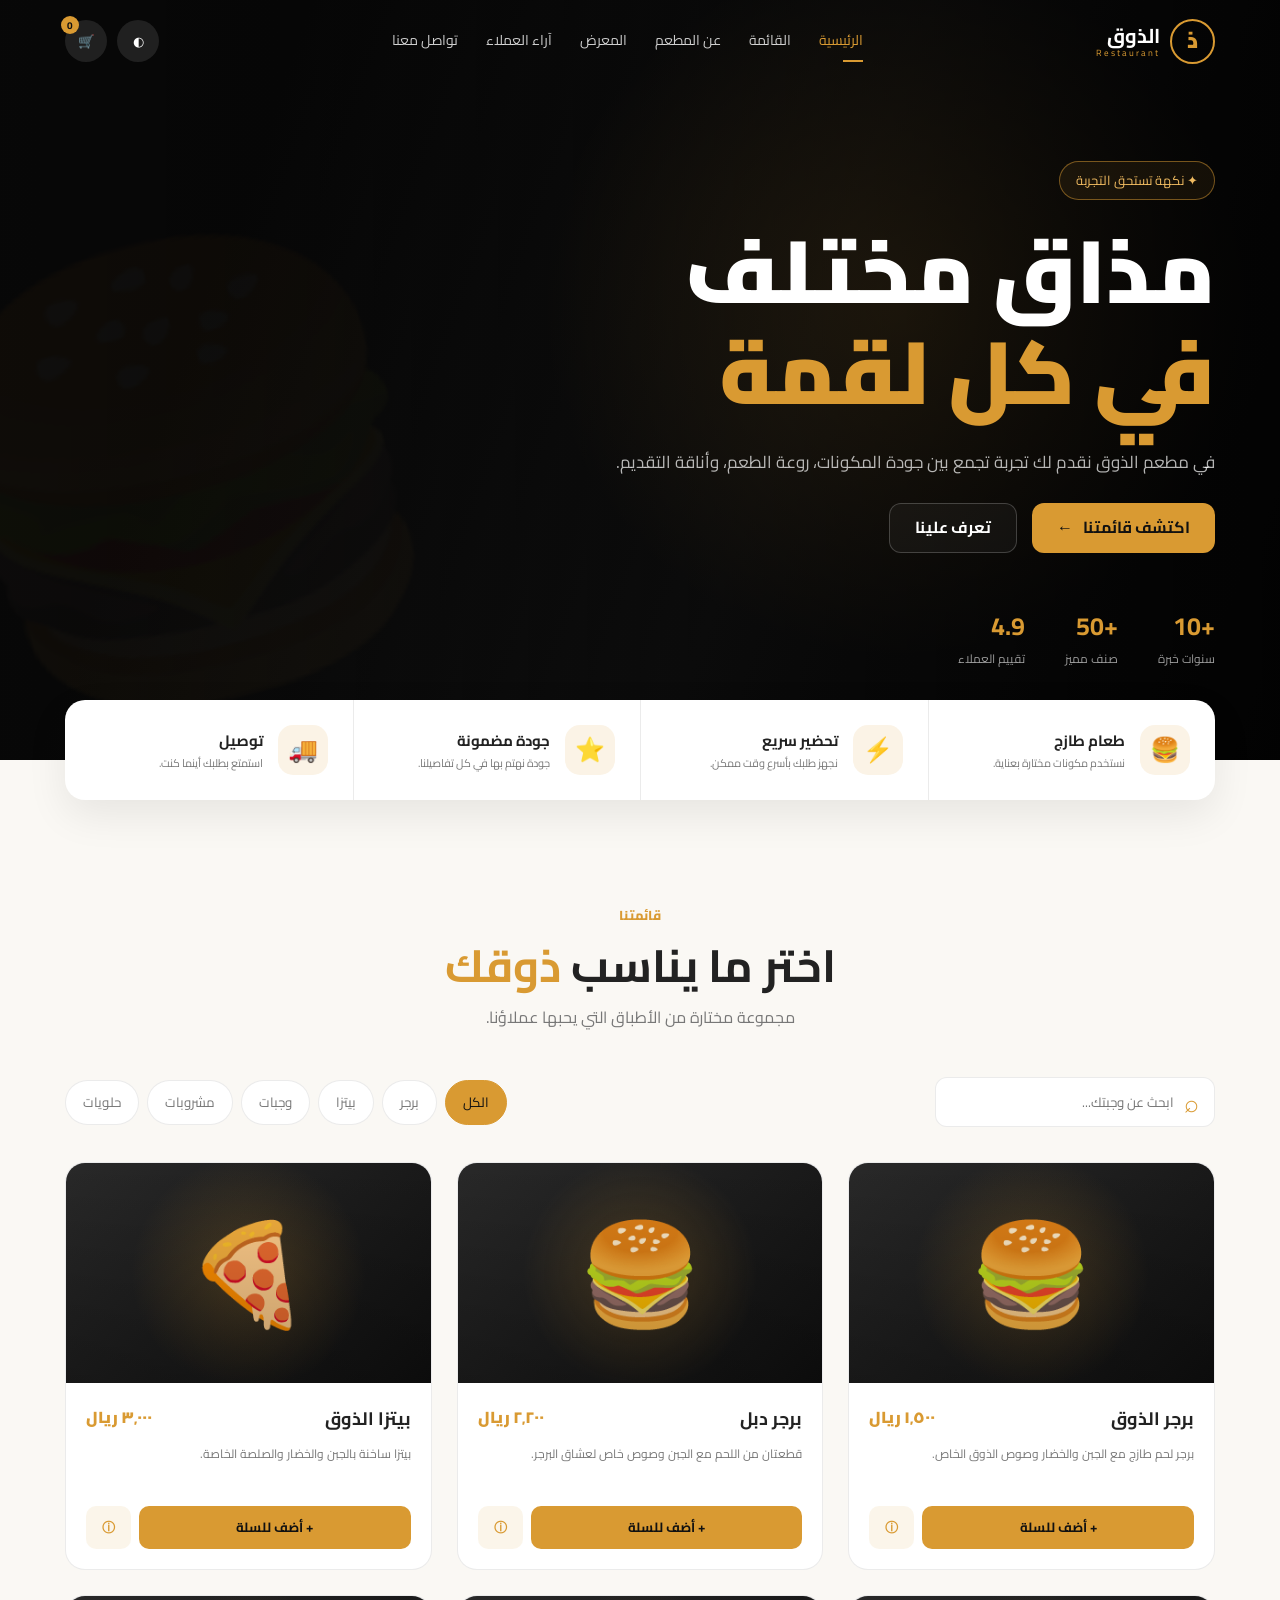
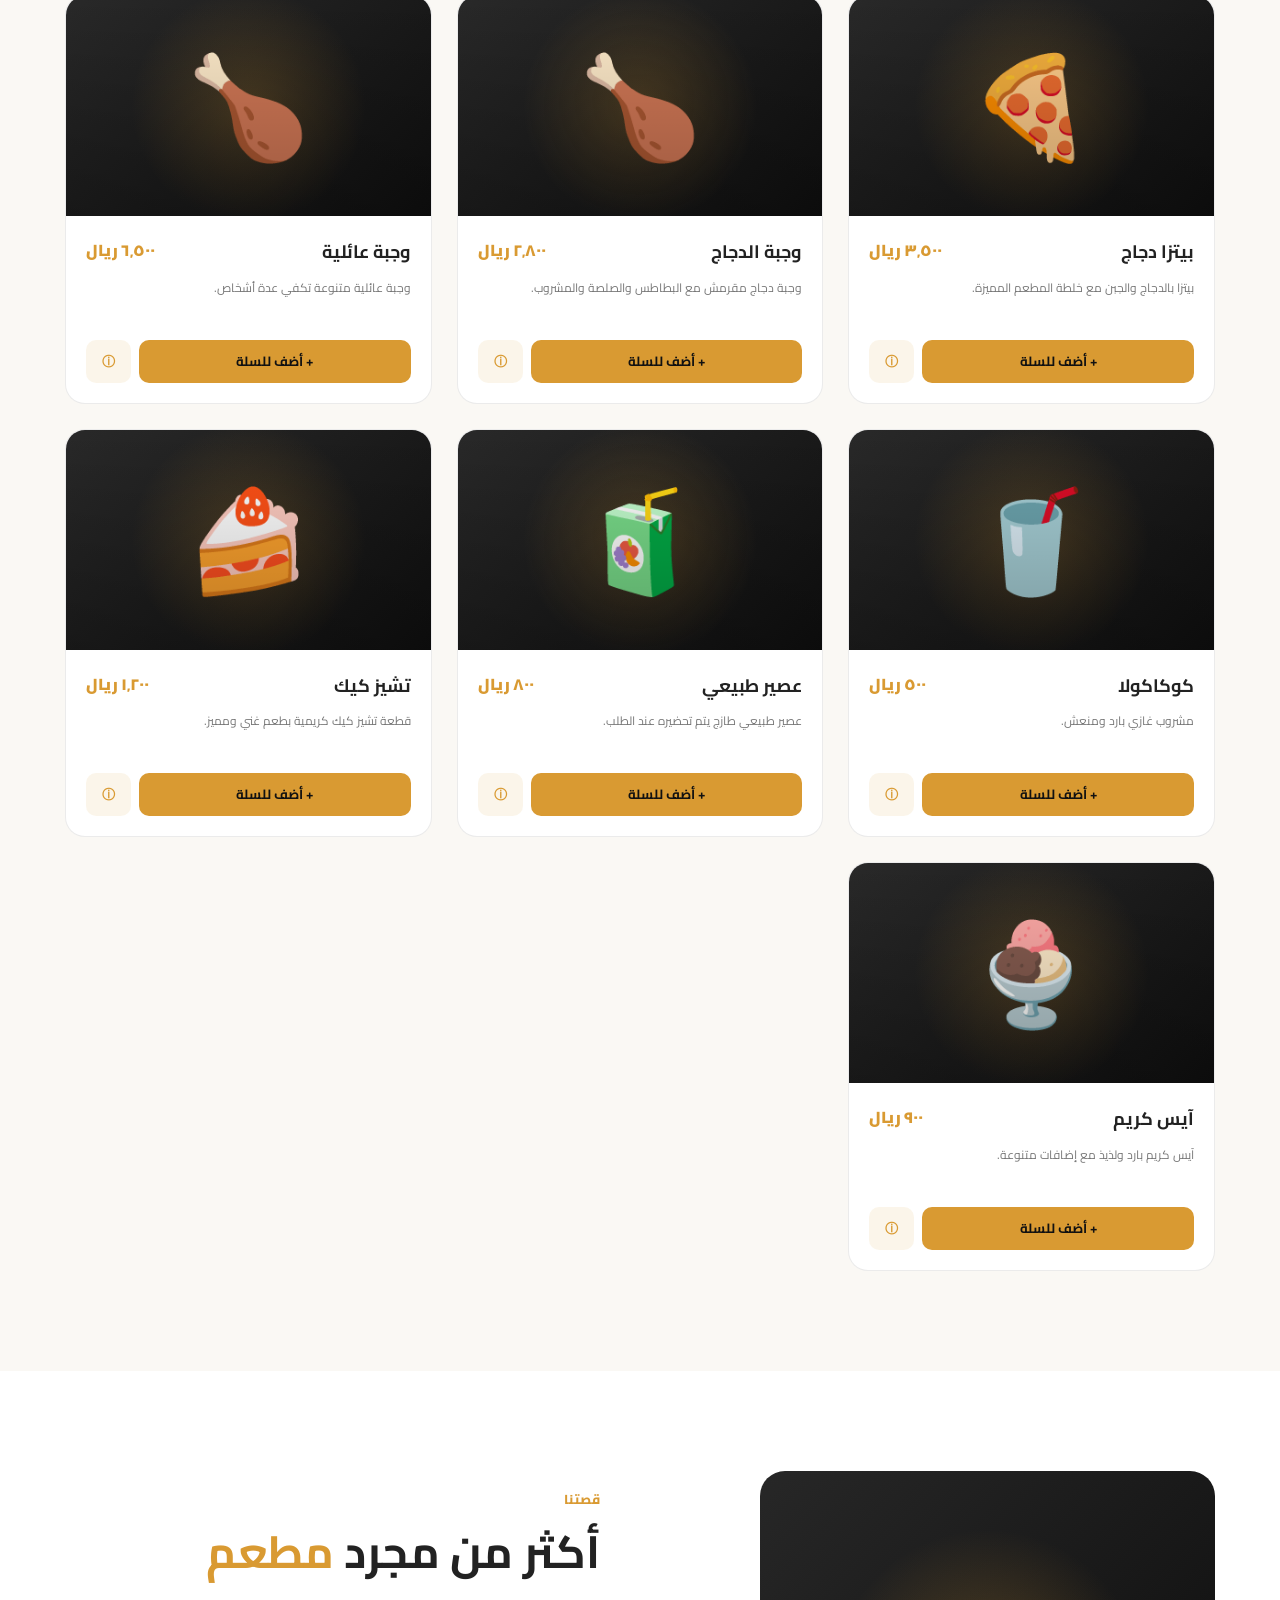
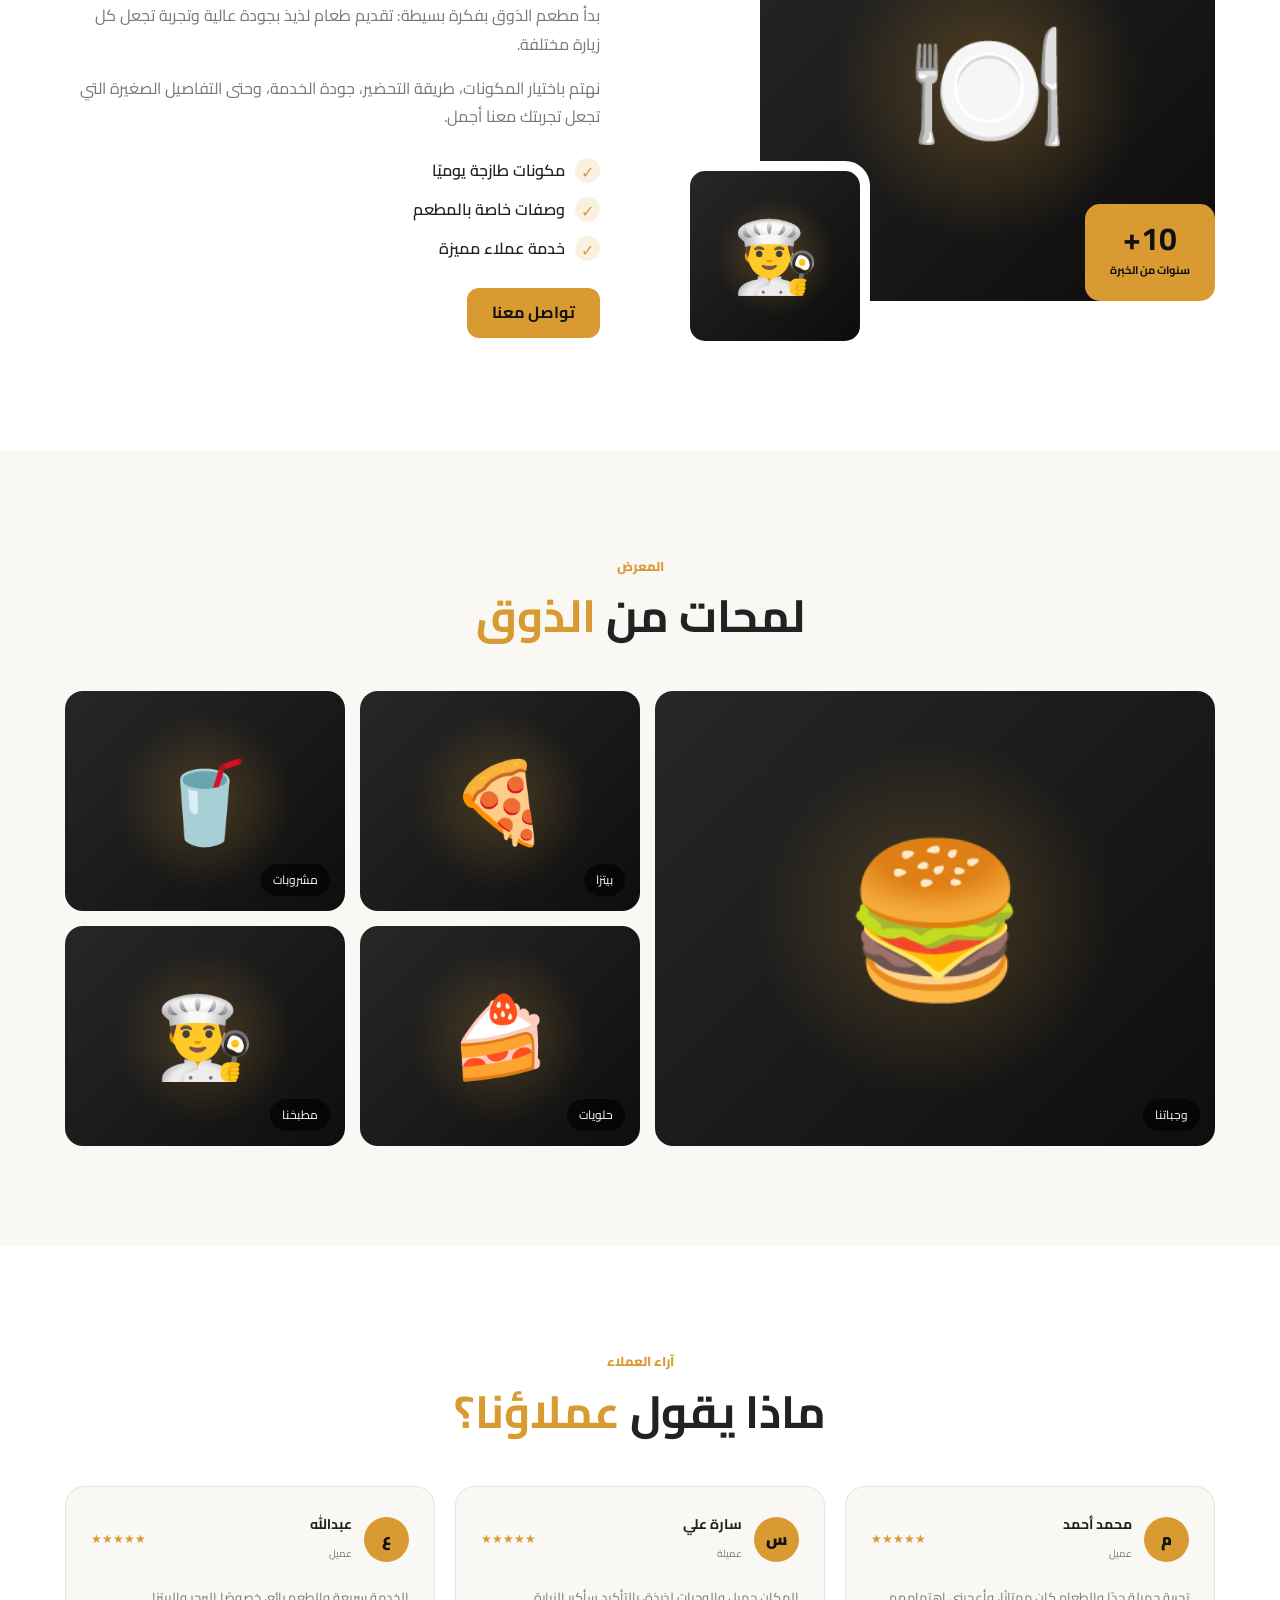
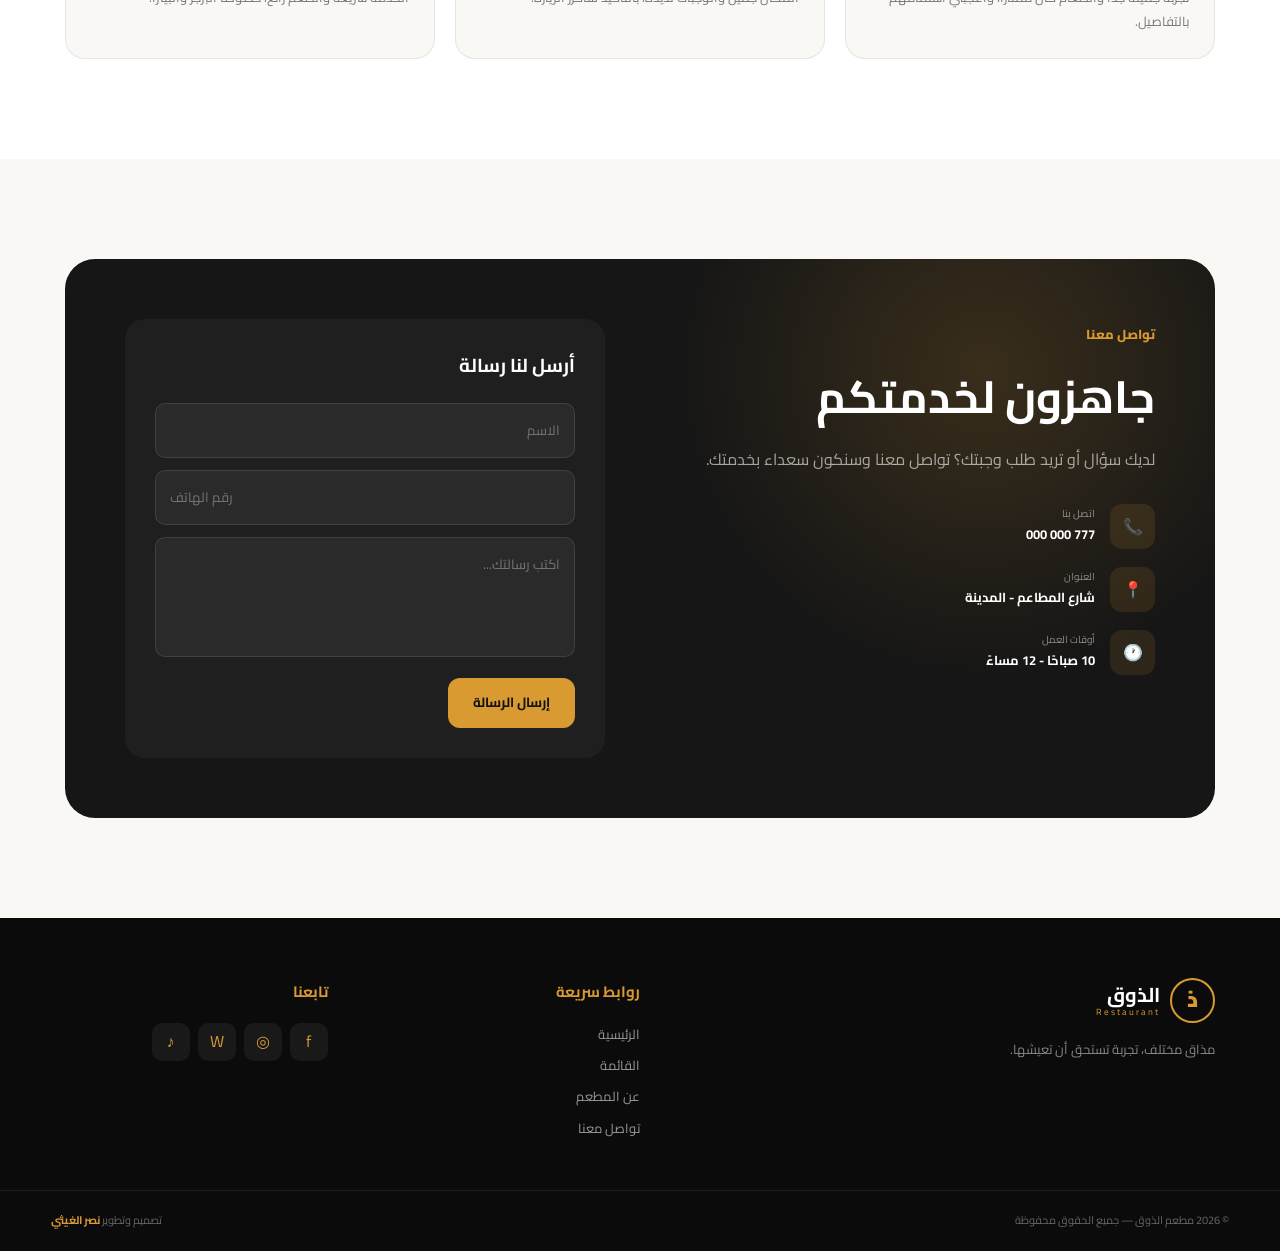
<file: restaurant/index.html>
<!DOCTYPE html>
<html lang="ar" dir="rtl">
<head>
    <meta charset="UTF-8">
    <meta name="viewport" content="width=device-width, initial-scale=1.0">

    <title>مطعم الذوق | مذاق يستحق التجربة</title>

    <meta name="description"
          content="مطعم الذوق - أشهى الوجبات والمشروبات بتجربة عصرية ومميزة">

    <link rel="stylesheet" href="style.css">

    <link rel="preconnect" href="https://fonts.googleapis.com">
    <link rel="preconnect" href="https://fonts.gstatic.com" crossorigin>

    <link href="https://fonts.googleapis.com/css2?family=Cairo:wght@400;500;600;700;800;900&display=swap"
          rel="stylesheet">
</head>

<body>

<!-- =========================
     شاشة التحميل
========================= -->
<div class="loader" id="loader">
    <div class="loader-content">
        <div class="loader-logo">ذ</div>
        <h2>مطعم الذوق</h2>
        <div class="loader-line"></div>
    </div>
</div>


<!-- =========================
     الشريط العلوي
========================= -->
<header class="header" id="header">

    <div class="container nav-container">

        <a href="#home" class="logo">
            <span class="logo-icon">ذ</span>

            <span class="logo-text">
                <strong>الذوق</strong>
                <small>Restaurant</small>
            </span>
        </a>

        <nav class="nav" id="nav">

            <a href="#home" class="nav-link active">الرئيسية</a>
            <a href="#menu" class="nav-link">القائمة</a>
            <a href="#about" class="nav-link">عن المطعم</a>
            <a href="#gallery" class="nav-link">المعرض</a>
            <a href="#reviews" class="nav-link">آراء العملاء</a>
            <a href="#contact" class="nav-link">تواصل معنا</a>

        </nav>

        <div class="nav-actions">

            <button class="icon-btn" id="themeBtn" title="الوضع الليلي">
                ◐
            </button>

            <button class="cart-btn" id="cartBtn">
                <span>🛒</span>
                <b id="cartCount">0</b>
            </button>

            <button class="menu-toggle" id="menuToggle">
                ☰
            </button>

        </div>

    </div>

</header>


<!-- =========================
     الرئيسية
========================= -->
<main>

<section class="hero" id="home">

    <div class="hero-overlay"></div>

    <div class="container hero-container">

        <div class="hero-content">

            <span class="hero-badge">
                ✦ نكهة تستحق التجربة
            </span>

            <h1>
                مذاق مختلف
                <span>في كل لقمة</span>
            </h1>

            <p>
                في مطعم الذوق نقدم لك تجربة تجمع بين جودة المكونات،
                روعة الطعم، وأناقة التقديم.
            </p>

            <div class="hero-buttons">

                <a href="#menu" class="primary-btn">
                    اكتشف قائمتنا
                    <span>←</span>
                </a>

                <a href="#about" class="secondary-btn">
                    تعرف علينا
                </a>

            </div>

            <div class="hero-info">

                <div>
                    <strong>+10</strong>
                    <span>سنوات خبرة</span>
                </div>

                <div>
                    <strong>+50</strong>
                    <span>صنف مميز</span>
                </div>

                <div>
                    <strong>4.9</strong>
                    <span>تقييم العملاء</span>
                </div>

            </div>

        </div>

    </div>

</section>


<!-- =========================
     المميزات
========================= -->
<section class="features">

    <div class="container features-grid">

        <div class="feature-card">
            <div class="feature-icon">🍔</div>
            <div>
                <h3>طعام طازج</h3>
                <p>نستخدم مكونات مختارة بعناية.</p>
            </div>
        </div>

        <div class="feature-card">
            <div class="feature-icon">⚡</div>
            <div>
                <h3>تحضير سريع</h3>
                <p>نجهز طلبك بأسرع وقت ممكن.</p>
            </div>
        </div>

        <div class="feature-card">
            <div class="feature-icon">⭐</div>
            <div>
                <h3>جودة مضمونة</h3>
                <p>جودة نهتم بها في كل تفاصيلنا.</p>
            </div>
        </div>

        <div class="feature-card">
            <div class="feature-icon">🚚</div>
            <div>
                <h3>توصيل</h3>
                <p>استمتع بطلبك أينما كنت.</p>
            </div>
        </div>

    </div>

</section>


<!-- =========================
     القائمة
========================= -->
<section class="menu-section section" id="menu">

    <div class="container">

        <div class="section-heading">

            <span>قائمتنا</span>

            <h2>
                اختر ما يناسب
                <strong>ذوقك</strong>
            </h2>

            <p>
                مجموعة مختارة من الأطباق التي يحبها عملاؤنا.
            </p>

        </div>


        <!-- البحث -->
        <div class="menu-tools">

            <div class="search-box">
                <span>⌕</span>

                <input
                    type="text"
                    id="searchInput"
                    placeholder="ابحث عن وجبتك..."
                >
            </div>

            <div class="categories" id="categories">

                <button class="category active" data-category="all">
                    الكل
                </button>

                <button class="category" data-category="burger">
                    برجر
                </button>

                <button class="category" data-category="pizza">
                    بيتزا
                </button>

                <button class="category" data-category="meal">
                    وجبات
                </button>

                <button class="category" data-category="drink">
                    مشروبات
                </button>

                <button class="category" data-category="dessert">
                    حلويات
                </button>

            </div>

        </div>


        <!-- المنتجات -->
        <div class="products-grid" id="productsGrid">

            <!-- يتم إنشاء المنتجات بواسطة JavaScript -->

        </div>

        <div class="no-results" id="noResults">
            <div>🍽️</div>
            <h3>لم نجد ما تبحث عنه</h3>
            <p>جرب كلمة بحث أخرى.</p>
        </div>

    </div>

</section>


<!-- =========================
     عن المطعم
========================= -->
<section class="about section" id="about">

    <div class="container about-grid">

        <div class="about-images">

            <div class="about-image main-image">
                🍽️
            </div>

            <div class="about-image small-image">
                👨‍🍳
            </div>

            <div class="experience-box">
                <strong>10+</strong>
                <span>سنوات من الخبرة</span>
            </div>

        </div>


        <div class="about-content">

            <span class="section-label">
                قصتنا
            </span>

            <h2>
                أكثر من مجرد
                <strong>مطعم</strong>
            </h2>

            <p>
                بدأ مطعم الذوق بفكرة بسيطة:
                تقديم طعام لذيذ بجودة عالية وتجربة تجعل كل زيارة مختلفة.
            </p>

            <p>
                نهتم باختيار المكونات، طريقة التحضير،
                جودة الخدمة، وحتى التفاصيل الصغيرة التي تجعل تجربتك معنا أجمل.
            </p>

            <div class="about-points">

                <div>
                    <span>✓</span>
                    <p>مكونات طازجة يوميًا</p>
                </div>

                <div>
                    <span>✓</span>
                    <p>وصفات خاصة بالمطعم</p>
                </div>

                <div>
                    <span>✓</span>
                    <p>خدمة عملاء مميزة</p>
                </div>

            </div>

            <a href="#contact" class="primary-btn">
                تواصل معنا
            </a>

        </div>

    </div>

</section>


<!-- =========================
     معرض الصور
========================= -->
<section class="gallery section" id="gallery">

    <div class="container">

        <div class="section-heading">

            <span>المعرض</span>

            <h2>
                لمحات من
                <strong>الذوق</strong>
            </h2>

        </div>

        <div class="gallery-grid">

            <div class="gallery-item large">
                🍔
                <span>وجباتنا</span>
            </div>

            <div class="gallery-item">
                🍕
                <span>بيتزا</span>
            </div>

            <div class="gallery-item">
                🥤
                <span>مشروبات</span>
            </div>

            <div class="gallery-item">
                🍰
                <span>حلويات</span>
            </div>

            <div class="gallery-item">
                👨‍🍳
                <span>مطبخنا</span>
            </div>

        </div>

    </div>

</section>


<!-- =========================
     آراء العملاء
========================= -->
<section class="reviews section" id="reviews">

    <div class="container">

        <div class="section-heading">

            <span>آراء العملاء</span>

            <h2>
                ماذا يقول
                <strong>عملاؤنا؟</strong>
            </h2>

        </div>


        <div class="reviews-grid">

            <article class="review-card">

                <div class="review-top">
                    <div class="avatar">م</div>

                    <div>
                        <h3>محمد أحمد</h3>
                        <span>عميل</span>
                    </div>

                    <div class="stars">★★★★★</div>
                </div>

                <p>
                    تجربة جميلة جدًا والطعام كان ممتازًا،
                    وأعجبني اهتمامهم بالتفاصيل.
                </p>

            </article>


            <article class="review-card">

                <div class="review-top">
                    <div class="avatar">س</div>

                    <div>
                        <h3>سارة علي</h3>
                        <span>عميلة</span>
                    </div>

                    <div class="stars">★★★★★</div>
                </div>

                <p>
                    المكان جميل والوجبات لذيذة،
                    بالتأكيد سأكرر الزيارة.
                </p>

            </article>


            <article class="review-card">

                <div class="review-top">
                    <div class="avatar">ع</div>

                    <div>
                        <h3>عبدالله</h3>
                        <span>عميل</span>
                    </div>

                    <div class="stars">★★★★★</div>
                </div>

                <p>
                    الخدمة سريعة والطعم رائع،
                    خصوصًا البرجر والبيتزا.
                </p>

            </article>

        </div>

    </div>

</section>


<!-- =========================
     التواصل
========================= -->
<section class="contact section" id="contact">

    <div class="container contact-box">

        <div class="contact-content">

            <span class="section-label">
                تواصل معنا
            </span>

            <h2>
                جاهزون لخدمتكم
            </h2>

            <p>
                لديك سؤال أو تريد طلب وجبتك؟
                تواصل معنا وسنكون سعداء بخدمتك.
            </p>

            <div class="contact-details">

                <div>
                    <span>📞</span>
                    <div>
                        <small>اتصل بنا</small>
                        <strong>777 000 000</strong>
                    </div>
                </div>

                <div>
                    <span>📍</span>
                    <div>
                        <small>العنوان</small>
                        <strong>شارع المطاعم - المدينة</strong>
                    </div>
                </div>

                <div>
                    <span>🕐</span>
                    <div>
                        <small>أوقات العمل</small>
                        <strong>10 صباحًا - 12 مساءً</strong>
                    </div>
                </div>

            </div>

        </div>


        <div class="contact-form">

            <h3>أرسل لنا رسالة</h3>

            <form id="contactForm">

                <input
                    type="text"
                    id="name"
                    placeholder="الاسم"
                    required
                >

                <input
                    type="tel"
                    id="phone"
                    placeholder="رقم الهاتف"
                    required
                >

                <textarea
                    id="message"
                    placeholder="اكتب رسالتك..."
                    required
                ></textarea>

                <button type="submit" class="primary-btn">
                    إرسال الرسالة
                </button>

            </form>

        </div>

    </div>

</section>

</main>


<!-- =========================
     التذييل
========================= -->
<footer class="footer">

    <div class="container footer-grid">

        <div class="footer-brand">

            <a href="#home" class="logo">

                <span class="logo-icon">ذ</span>

                <span class="logo-text">
                    <strong>الذوق</strong>
                    <small>Restaurant</small>
                </span>

            </a>

            <p>
                مذاق مختلف، تجربة تستحق أن تعيشها.
            </p>

        </div>


        <div class="footer-links">

            <h3>روابط سريعة</h3>

            <a href="#home">الرئيسية</a>
            <a href="#menu">القائمة</a>
            <a href="#about">عن المطعم</a>
            <a href="#contact">تواصل معنا</a>

        </div>


        <div class="footer-social">

            <h3>تابعنا</h3>

            <div class="socials">

                <a href="#" aria-label="Facebook">f</a>
                <a href="#" aria-label="Instagram">◎</a>
                <a href="#" aria-label="WhatsApp">W</a>
                <a href="#" aria-label="TikTok">♪</a>

            </div>

        </div>

    </div>


    <div class="footer-bottom">

        <p>
            © <span id="year"></span> مطعم الذوق — جميع الحقوق محفوظة
        </p>

        <p>
            تصميم وتطوير <strong>نصر الغيثي</strong>
        </p>

    </div>

</footer>


<!-- =========================
     السلة الجانبية
========================= -->
<div class="cart-overlay" id="cartOverlay"></div>

<aside class="cart-sidebar" id="cartSidebar">

    <div class="cart-header">

        <div>
            <span>طلبك</span>
            <h2>سلة المشتريات</h2>
        </div>

        <button id="closeCart">×</button>

    </div>


    <div class="cart-items" id="cartItems">

        <div class="empty-cart">

            <div>🛒</div>

            <h3>السلة فارغة</h3>

            <p>
                أضف بعض الوجبات اللذيذة إلى سلتك.
            </p>

        </div>

    </div>


    <div class="cart-footer">

        <div class="total-row">
            <span>المجموع</span>
            <strong id="cartTotal">0 ريال</strong>
        </div>

        <button class="checkout-btn" id="checkoutBtn">
            إتمام الطلب
        </button>

    </div>

</aside>


<!-- =========================
     نافذة تفاصيل المنتج
========================= -->
<div class="modal-overlay" id="productModal">

    <div class="product-modal">

        <button class="modal-close" id="modalClose">
            ×
        </button>

        <div class="modal-image" id="modalImage">
            🍔
        </div>

        <div class="modal-content">

            <span class="modal-category" id="modalCategory">
                برجر
            </span>

            <h2 id="modalTitle">
                برجر الذوق
            </h2>

            <p id="modalDescription">
                وصف الوجبة
            </p>

            <div class="modal-bottom">

                <strong id="modalPrice">
                    1500 ريال
                </strong>

                <button class="primary-btn" id="modalAdd">
                    أضف للسلة
                </button>

            </div>

        </div>

    </div>

</div>


<!-- =========================
     إشعار
========================= -->
<div class="toast" id="toast">
    <span>✓</span>
    <p id="toastMessage">تمت الإضافة للسلة</p>
</div>


<script src="script.js"></script>

</body>
</html>
</file>
<file: restaurant/style.css>
/* =========================
   المتغيرات
========================= */

:root {
    --primary: #d99a32;
    --primary-light: #f0bb61;
    --dark: #111111;
    --dark-2: #181818;
    --dark-3: #222222;
    --text: #222222;
    --text-light: #777777;
    --white: #ffffff;
    --bg: #faf8f4;
    --card: #ffffff;
    --border: rgba(0,0,0,.08);
    --shadow: 0 15px 40px rgba(0,0,0,.08);
    --radius: 20px;
    --transition: .3s ease;
}

body.dark {
    --bg: #101010;
    --card: #191919;
    --text: #ffffff;
    --text-light: #aaa;
    --border: rgba(255,255,255,.08);
    --shadow: 0 15px 40px rgba(0,0,0,.25);
}


/* =========================
   الأساسيات
========================= */

* {
    margin: 0;
    padding: 0;
    box-sizing: border-box;
}

html {
    scroll-behavior: smooth;
}

body {
    font-family: "Cairo", sans-serif;
    background: var(--bg);
    color: var(--text);
    line-height: 1.8;
    transition: background .3s ease, color .3s ease;
}

body.no-scroll {
    overflow: hidden;
}

a {
    text-decoration: none;
    color: inherit;
}

button,
input,
textarea {
    font-family: inherit;
}

button {
    border: none;
    cursor: pointer;
}

img {
    max-width: 100%;
    display: block;
}

.container {
    width: min(1150px, 92%);
    margin: auto;
}

.section {
    padding: 100px 0;
}


/* =========================
   شاشة التحميل
========================= */

.loader {
    position: fixed;
    inset: 0;
    background: #111;
    z-index: 9999;
    display: flex;
    justify-content: center;
    align-items: center;
    transition: .6s ease;
}

.loader.hide {
    opacity: 0;
    visibility: hidden;
}

.loader-content {
    text-align: center;
    color: white;
}

.loader-logo {
    width: 70px;
    height: 70px;
    margin: auto;
    border: 2px solid var(--primary);
    border-radius: 50%;
    display: grid;
    place-items: center;
    font-size: 32px;
    font-weight: 900;
    color: var(--primary);
    animation: pulse 1.5s infinite;
}

.loader-content h2 {
    margin-top: 15px;
}

.loader-line {
    width: 100px;
    height: 3px;
    background: var(--primary);
    margin: 15px auto;
    animation: loaderLine 1.5s infinite;
}

@keyframes loaderLine {
    0% { transform: scaleX(.2); }
    50% { transform: scaleX(1); }
    100% { transform: scaleX(.2); }
}

@keyframes pulse {
    50% {
        transform: scale(1.08);
    }
}


/* =========================
   Header
========================= */

.header {
    position: fixed;
    top: 0;
    right: 0;
    width: 100%;
    z-index: 1000;
    transition: var(--transition);
}

.header.scrolled {
    background: rgba(15,15,15,.94);
    backdrop-filter: blur(15px);
    box-shadow: 0 5px 30px rgba(0,0,0,.15);
}

.nav-container {
    height: 82px;
    display: flex;
    align-items: center;
    justify-content: space-between;
    gap: 25px;
}

.logo {
    display: flex;
    align-items: center;
    gap: 10px;
    color: white;
}

.logo-icon {
    width: 45px;
    height: 45px;
    border: 2px solid var(--primary);
    border-radius: 50%;
    display: grid;
    place-items: center;
    color: var(--primary);
    font-weight: 900;
    font-size: 22px;
}

.logo-text {
    display: flex;
    flex-direction: column;
    line-height: 1.2;
}

.logo-text strong {
    font-size: 20px;
}

.logo-text small {
    color: var(--primary);
    font-size: 9px;
    letter-spacing: 2px;
    direction: ltr;
}

.nav {
    display: flex;
    align-items: center;
    gap: 28px;
}

.nav-link {
    color: rgba(255,255,255,.8);
    font-size: 14px;
    transition: var(--transition);
    position: relative;
}

.nav-link:hover,
.nav-link.active {
    color: var(--primary);
}

.nav-link.active::after {
    content: "";
    position: absolute;
    bottom: -8px;
    right: 0;
    width: 20px;
    height: 2px;
    background: var(--primary);
}

.nav-actions {
    display: flex;
    align-items: center;
    gap: 10px;
}

.icon-btn,
.cart-btn {
    width: 42px;
    height: 42px;
    border-radius: 50%;
    background: rgba(255,255,255,.1);
    color: white;
    display: grid;
    place-items: center;
    position: relative;
}

.cart-btn b {
    position: absolute;
    top: -4px;
    left: -4px;
    min-width: 18px;
    height: 18px;
    padding: 0 4px;
    border-radius: 20px;
    background: var(--primary);
    color: #111;
    font-size: 10px;
    display: grid;
    place-items: center;
}

.menu-toggle {
    display: none;
    width: 42px;
    height: 42px;
    background: rgba(255,255,255,.1);
    color: white;
    border-radius: 10px;
    font-size: 22px;
}


/* =========================
   Hero
========================= */

.hero {
    min-height: 760px;
    position: relative;
    background:
        radial-gradient(circle at 70% 40%, rgba(217,154,50,.25), transparent 35%),
        linear-gradient(110deg, #090909 20%, #171717 60%, #0b0b0b);
    overflow: hidden;
}

.hero::before {
    content: "🍔";
    position: absolute;
    left: -80px;
    bottom: -80px;
    font-size: 420px;
    opacity: .04;
    transform: rotate(-15deg);
}

.hero-overlay {
    position: absolute;
    inset: 0;
    background:
        linear-gradient(90deg, rgba(0,0,0,.2), rgba(0,0,0,.8));
}

.hero-container {
    min-height: 760px;
    position: relative;
    z-index: 2;
    display: flex;
    align-items: center;
}

.hero-content {
    max-width: 680px;
    color: white;
    padding-top: 70px;
}

.hero-badge {
    display: inline-flex;
    padding: 7px 16px;
    border: 1px solid rgba(217,154,50,.5);
    border-radius: 50px;
    color: var(--primary-light);
    background: rgba(217,154,50,.08);
    font-size: 13px;
    margin-bottom: 20px;
}

.hero h1 {
    font-size: clamp(48px, 7vw, 88px);
    line-height: 1.15;
    font-weight: 900;
}

.hero h1 span {
    color: var(--primary);
    display: block;
}

.hero-content > p {
    max-width: 600px;
    color: rgba(255,255,255,.7);
    font-size: 17px;
    margin: 25px 0;
}

.hero-buttons {
    display: flex;
    gap: 15px;
    flex-wrap: wrap;
}

.primary-btn,
.secondary-btn {
    display: inline-flex;
    align-items: center;
    justify-content: center;
    gap: 10px;
    min-height: 50px;
    padding: 0 25px;
    border-radius: 12px;
    transition: var(--transition);
    font-weight: 700;
}

.primary-btn {
    background: var(--primary);
    color: #111;
}

.primary-btn:hover {
    transform: translateY(-3px);
    box-shadow: 0 10px 30px rgba(217,154,50,.3);
}

.secondary-btn {
    border: 1px solid rgba(255,255,255,.2);
    color: white;
    background: rgba(255,255,255,.04);
}

.secondary-btn:hover {
    background: white;
    color: #111;
}

.hero-info {
    display: flex;
    gap: 40px;
    margin-top: 50px;
}

.hero-info div {
    display: flex;
    flex-direction: column;
}

.hero-info strong {
    font-size: 25px;
    color: var(--primary);
}

.hero-info span {
    color: rgba(255,255,255,.6);
    font-size: 12px;
}


/* =========================
   Features
========================= */

.features {
    position: relative;
    margin-top: -60px;
    z-index: 10;
}

.features-grid {
    display: grid;
    grid-template-columns: repeat(4, 1fr);
    background: var(--card);
    border-radius: 20px;
    box-shadow: var(--shadow);
    overflow: hidden;
}

.feature-card {
    display: flex;
    align-items: center;
    gap: 15px;
    padding: 25px;
    border-left: 1px solid var(--border);
}

.feature-card:last-child {
    border-left: none;
}

.feature-icon {
    width: 50px;
    height: 50px;
    border-radius: 15px;
    background: rgba(217,154,50,.12);
    display: grid;
    place-items: center;
    font-size: 24px;
}

.feature-card h3 {
    font-size: 15px;
}

.feature-card p {
    color: var(--text-light);
    font-size: 11px;
}


/* =========================
   Section Heading
========================= */

.section-heading {
    text-align: center;
    max-width: 650px;
    margin: 0 auto 45px;
}

.section-heading > span,
.section-label {
    color: var(--primary);
    font-size: 13px;
    font-weight: 800;
}

.section-heading h2 {
    font-size: clamp(30px, 5vw, 45px);
    line-height: 1.3;
    margin: 8px 0;
}

.section-heading h2 strong,
.about-content h2 strong {
    color: var(--primary);
}

.section-heading p {
    color: var(--text-light);
}


/* =========================
   Menu
========================= */

.menu-section {
    background: var(--bg);
}

.menu-tools {
    display: flex;
    align-items: center;
    justify-content: space-between;
    gap: 20px;
    margin-bottom: 35px;
}

.search-box {
    width: 280px;
    height: 50px;
    border: 1px solid var(--border);
    border-radius: 12px;
    background: var(--card);
    display: flex;
    align-items: center;
    padding: 0 15px;
    gap: 10px;
}

.search-box span {
    font-size: 25px;
    color: var(--primary);
}

.search-box input {
    width: 100%;
    border: none;
    outline: none;
    background: transparent;
    color: var(--text);
}

.categories {
    display: flex;
    gap: 8px;
    flex-wrap: wrap;
}

.category {
    padding: 9px 17px;
    border-radius: 30px;
    background: var(--card);
    color: var(--text-light);
    border: 1px solid var(--border);
    transition: var(--transition);
}

.category:hover,
.category.active {
    background: var(--primary);
    color: #111;
    border-color: var(--primary);
}

.products-grid {
    display: grid;
    grid-template-columns: repeat(3, 1fr);
    gap: 25px;
}

.product-card {
    background: var(--card);
    border-radius: var(--radius);
    overflow: hidden;
    border: 1px solid var(--border);
    transition: var(--transition);
}

.product-card:hover {
    transform: translateY(-7px);
    box-shadow: var(--shadow);
}

.product-image {
    height: 220px;
    background:
        radial-gradient(circle at center, rgba(217,154,50,.25), transparent 55%),
        linear-gradient(135deg, #292929, #101010);
    display: grid;
    place-items: center;
    font-size: 100px;
    position: relative;
    overflow: hidden;
}

.product-image::after {
    content: "";
    position: absolute;
    inset: 0;
    background: linear-gradient(transparent, rgba(0,0,0,.25));
}

.product-content {
    padding: 20px;
}

.product-top {
    display: flex;
    justify-content: space-between;
    gap: 10px;
}

.product-top h3 {
    font-size: 18px;
}

.product-price {
    color: var(--primary);
    font-weight: 900;
    white-space: nowrap;
}

.product-description {
    color: var(--text-light);
    font-size: 12px;
    margin: 8px 0 18px;
    min-height: 45px;
}

.product-actions {
    display: flex;
    gap: 8px;
}

.add-btn,
.details-btn {
    height: 43px;
    border-radius: 10px;
    font-weight: 700;
}

.add-btn {
    flex: 1;
    background: var(--primary);
    color: #111;
}

.details-btn {
    width: 45px;
    background: rgba(217,154,50,.1);
    color: var(--primary);
}

.no-results {
    display: none;
    text-align: center;
    padding: 60px;
}

.no-results div {
    font-size: 60px;
}

.no-results h3 {
    margin: 10px;
}

.no-results p {
    color: var(--text-light);
}


/* =========================
   About
========================= */

.about {
    background: var(--card);
}

.about-grid {
    display: grid;
    grid-template-columns: 1fr 1fr;
    gap: 80px;
    align-items: center;
}

.about-images {
    min-height: 480px;
    position: relative;
}

.about-image {
    background:
        radial-gradient(circle, rgba(217,154,50,.3), transparent 50%),
        linear-gradient(135deg, #272727, #0c0c0c);
    color: white;
    display: grid;
    place-items: center;
    font-size: 130px;
    border-radius: 25px;
}

.main-image {
    width: 85%;
    height: 430px;
}

.small-image {
    position: absolute;
    width: 190px;
    height: 190px;
    left: 0;
    bottom: 0;
    font-size: 70px;
    border: 10px solid var(--card);
}

.experience-box {
    position: absolute;
    right: 0;
    bottom: 50px;
    background: var(--primary);
    color: #111;
    padding: 18px 25px;
    border-radius: 15px;
    text-align: center;
}

.experience-box strong {
    display: block;
    font-size: 32px;
    line-height: 1;
}

.experience-box span {
    font-size: 11px;
    font-weight: 700;
}

.about-content h2 {
    font-size: 45px;
    line-height: 1.3;
    margin: 10px 0 20px;
}

.about-content > p {
    color: var(--text-light);
    margin-bottom: 15px;
}

.about-points {
    margin: 25px 0;
}

.about-points div {
    display: flex;
    gap: 10px;
    align-items: center;
    margin: 10px 0;
}

.about-points span {
    width: 25px;
    height: 25px;
    display: grid;
    place-items: center;
    border-radius: 50%;
    background: rgba(217,154,50,.15);
    color: var(--primary);
}

.about-points p {
    font-weight: 600;
}


/* =========================
   Gallery
========================= */

.gallery-grid {
    display: grid;
    grid-template-columns: 2fr 1fr 1fr;
    grid-auto-rows: 220px;
    gap: 15px;
}

.gallery-item {
    background:
        radial-gradient(circle, rgba(217,154,50,.25), transparent 50%),
        linear-gradient(135deg, #272727, #0e0e0e);
    border-radius: 18px;
    color: white;
    font-size: 80px;
    display: grid;
    place-items: center;
    position: relative;
    overflow: hidden;
    transition: var(--transition);
}

.gallery-item:hover {
    transform: scale(1.02);
}

.gallery-item span {
    position: absolute;
    bottom: 15px;
    right: 15px;
    background: rgba(0,0,0,.65);
    padding: 5px 12px;
    border-radius: 20px;
    font-size: 12px;
}

.gallery-item.large {
    grid-row: span 2;
    font-size: 150px;
}


/* =========================
   Reviews
========================= */

.reviews {
    background: var(--card);
}

.reviews-grid {
    display: grid;
    grid-template-columns: repeat(3, 1fr);
    gap: 20px;
}

.review-card {
    padding: 25px;
    border: 1px solid var(--border);
    border-radius: 20px;
    background: var(--bg);
    transition: var(--transition);
}

.review-card:hover {
    transform: translateY(-5px);
}

.review-top {
    display: flex;
    align-items: center;
    gap: 12px;
    margin-bottom: 20px;
}

.avatar {
    width: 45px;
    height: 45px;
    border-radius: 50%;
    background: var(--primary);
    color: #111;
    display: grid;
    place-items: center;
    font-weight: 900;
}

.review-top h3 {
    font-size: 14px;
}

.review-top span {
    font-size: 10px;
    color: var(--text-light);
}

.stars {
    margin-right: auto;
    color: var(--primary);
    font-size: 12px;
}

.review-card > p {
    color: var(--text-light);
    font-size: 13px;
}


/* =========================
   Contact
========================= */

.contact {
    background: var(--bg);
}

.contact-box {
    background:
        radial-gradient(circle at 80% 20%, rgba(217,154,50,.18), transparent 30%),
        #161616;
    color: white;
    border-radius: 30px;
    padding: 60px;
    display: grid;
    grid-template-columns: 1fr 1fr;
    gap: 70px;
}

.contact-content h2 {
    font-size: 45px;
    margin: 8px 0;
}

.contact-content > p {
    color: rgba(255,255,255,.6);
}

.contact-details {
    margin-top: 30px;
}

.contact-details > div {
    display: flex;
    align-items: center;
    gap: 15px;
    margin: 18px 0;
}

.contact-details > div > span {
    width: 45px;
    height: 45px;
    border-radius: 12px;
    display: grid;
    place-items: center;
    background: rgba(217,154,50,.12);
}

.contact-details div div {
    display: flex;
    flex-direction: column;
}

.contact-details small {
    color: rgba(255,255,255,.5);
    font-size: 10px;
}

.contact-details strong {
    font-size: 13px;
}

.contact-form {
    background: rgba(255,255,255,.04);
    padding: 30px;
    border-radius: 20px;
}

.contact-form h3 {
    margin-bottom: 20px;
}

.contact-form input,
.contact-form textarea {
    width: 100%;
    border: 1px solid rgba(255,255,255,.1);
    background: rgba(255,255,255,.05);
    color: white;
    outline: none;
    padding: 14px;
    border-radius: 10px;
    margin-bottom: 12px;
}

.contact-form textarea {
    height: 120px;
    resize: none;
}

.contact-form input:focus,
.contact-form textarea:focus {
    border-color: var(--primary);
}


/* =========================
   Footer
========================= */

.footer {
    background: #0b0b0b;
    color: white;
    padding-top: 60px;
}

.footer-grid {
    display: grid;
    grid-template-columns: 2fr 1fr 1fr;
    gap: 50px;
    padding-bottom: 50px;
}

.footer-brand p {
    color: #888;
    margin-top: 15px;
    max-width: 300px;
    font-size: 13px;
}

.footer-links,
.footer-social {
    display: flex;
    flex-direction: column;
    gap: 8px;
}

.footer h3 {
    color: var(--primary);
    margin-bottom: 10px;
    font-size: 15px;
}

.footer-links a {
    color: #999;
    font-size: 13px;
    transition: .2s;
}

.footer-links a:hover {
    color: var(--primary);
}

.socials {
    display: flex;
    gap: 8px;
}

.socials a {
    width: 38px;
    height: 38px;
    border-radius: 10px;
    background: #191919;
    display: grid;
    place-items: center;
    color: var(--primary);
}

.footer-bottom {
    border-top: 1px solid rgba(255,255,255,.07);
    padding: 20px 4%;
    display: flex;
    justify-content: space-between;
    gap: 20px;
    color: #666;
    font-size: 11px;
}

.footer-bottom strong {
    color: var(--primary);
}


/* =========================
   Cart
========================= */

.cart-overlay {
    position: fixed;
    inset: 0;
    background: rgba(0,0,0,.6);
    z-index: 1998;
    opacity: 0;
    visibility: hidden;
    transition: .3s;
}

.cart-overlay.show {
    opacity: 1;
    visibility: visible;
}

.cart-sidebar {
    position: fixed;
    top: 0;
    left: 0;
    width: min(420px, 90%);
    height: 100vh;
    background: var(--card);
    color: var(--text);
    z-index: 1999;
    transform: translateX(-100%);
    transition: .4s ease;
    display: flex;
    flex-direction: column;
}

.cart-sidebar.show {
    transform: translateX(0);
}

.cart-header {
    padding: 25px;
    border-bottom: 1px solid var(--border);
    display: flex;
    justify-content: space-between;
    align-items: center;
}

.cart-header span {
    color: var(--primary);
    font-size: 11px;
}

.cart-header h2 {
    font-size: 20px;
}

.cart-header button {
    width: 38px;
    height: 38px;
    border-radius: 50%;
    background: rgba(217,154,50,.1);
    color: var(--primary);
    font-size: 25px;
}

.cart-items {
    flex: 1;
    overflow-y: auto;
    padding: 20px;
}

.empty-cart {
    text-align: center;
    margin-top: 100px;
    color: var(--text-light);
}

.empty-cart div {
    font-size: 65px;
}

.cart-item {
    display: flex;
    gap: 12px;
    padding: 12px 0;
    border-bottom: 1px solid var(--border);
}

.cart-item-image {
    width: 65px;
    height: 65px;
    border-radius: 12px;
    background: #222;
    display: grid;
    place-items: center;
    font-size: 30px;
}

.cart-item-info {
    flex: 1;
}

.cart-item-info h4 {
    font-size: 13px;
}

.cart-item-price {
    color: var(--primary);
    font-size: 12px;
    font-weight: 800;
}

.quantity-controls {
    display: flex;
    align-items: center;
    gap: 7px;
    margin-top: 5px;
}

.quantity-controls button {
    width: 24px;
    height: 24px;
    border-radius: 6px;
    background: rgba(217,154,50,.12);
    color: var(--primary);
}

.quantity-controls span {
    font-size: 11px;
}

.remove-item {
    background: transparent;
    color: #d66;
    font-size: 15px;
}

.cart-footer {
    padding: 20px;
    border-top: 1px solid var(--border);
}

.total-row {
    display: flex;
    justify-content: space-between;
    margin-bottom: 15px;
}

.total-row strong {
    color: var(--primary);
}

.checkout-btn {
    width: 100%;
    height: 50px;
    border-radius: 12px;
    background: var(--primary);
    color: #111;
    font-weight: 800;
}


/* =========================
   Modal
========================= */

.modal-overlay {
    position: fixed;
    inset: 0;
    z-index: 3000;
    background: rgba(0,0,0,.7);
    display: flex;
    justify-content: center;
    align-items: center;
    padding: 20px;
    opacity: 0;
    visibility: hidden;
    transition: .3s;
}

.modal-overlay.show {
    opacity: 1;
    visibility: visible;
}

.product-modal {
    width: min(700px, 100%);
    background: var(--card);
    color: var(--text);
    border-radius: 25px;
    overflow: hidden;
    position: relative;
    transform: scale(.9);
    transition: .3s;
}

.modal-overlay.show .product-modal {
    transform: scale(1);
}

.modal-close {
    position: absolute;
    left: 15px;
    top: 15px;
    width: 38px;
    height: 38px;
    border-radius: 50%;
    background: rgba(0,0,0,.6);
    color: white;
    z-index: 2;
    font-size: 22px;
}

.modal-image {
    height: 280px;
    background:
        radial-gradient(circle, rgba(217,154,50,.3), transparent 50%),
        linear-gradient(135deg, #292929, #0e0e0e);
    color: white;
    display: grid;
    place-items: center;
    font-size: 130px;
}

.modal-content {
    padding: 30px;
}

.modal-category {
    color: var(--primary);
    font-size: 12px;
    font-weight: 700;
}

.modal-content h2 {
    font-size: 30px;
    margin: 5px 0;
}

.modal-content > p {
    color: var(--text-light);
    font-size: 14px;
}

.modal-bottom {
    margin-top: 25px;
    display: flex;
    align-items: center;
    justify-content: space-between;
}

.modal-bottom strong {
    font-size: 22px;
    color: var(--primary);
}


/* =========================
   Toast
========================= */

.toast {
    position: fixed;
    bottom: 25px;
    right: 25px;
    z-index: 5000;
    background: #181818;
    color: white;
    padding: 12px 18px;
    border-radius: 12px;
    display: flex;
    align-items: center;
    gap: 10px;
    transform: translateY(100px);
    opacity: 0;
    transition: .4s;
    box-shadow: 0 10px 30px rgba(0,0,0,.25);
}

.toast.show {
    transform: translateY(0);
    opacity: 1;
}

.toast span {
    color: var(--primary);
    font-weight: 900;
}


/* =========================
   Responsive
========================= */

@media (max-width: 1000px) {

    .nav {
        gap: 15px;
    }

    .products-grid {
        grid-template-columns: repeat(2, 1fr);
    }

    .features-grid {
        grid-template-columns: repeat(2, 1fr);
    }

    .feature-card:nth-child(2) {
        border-left: none;
    }

    .about-grid {
        gap: 40px;
    }

    .reviews-grid {
        grid-template-columns: 1fr 1fr;
    }

}


@media (max-width: 800px) {

    .nav {
        position: fixed;
        top: 82px;
        right: 0;
        width: 100%;
        background: #111;
        padding: 25px;
        display: flex;
        flex-direction: column;
        align-items: flex-start;
        transform: translateY(-150%);
        transition: .4s;
    }

    .nav.show {
        transform: translateY(0);
    }

    .nav-link {
        width: 100%;
        padding: 8px 0;
    }

    .menu-toggle {
        display: grid;
        place-items: center;
    }

    .about-grid,
    .contact-box {
        grid-template-columns: 1fr;
    }

    .about-images {
        min-height: 400px;
    }

    .contact-box {
        padding: 35px;
    }

    .footer-grid {
        grid-template-columns: 1fr 1fr;
    }

    .gallery-grid {
        grid-template-columns: 1fr 1fr;
    }

    .gallery-item.large {
        grid-row: span 1;
    }

}


@media (max-width: 600px) {

    .section {
        padding: 70px 0;
    }

    .hero {
        min-height: 700px;
    }

    .hero-container {
        min-height: 700px;
    }

    .hero h1 {
        font-size: 45px;
    }

    .hero-content > p {
        font-size: 14px;
    }

    .hero-info {
        gap: 20px;
    }

    .features {
        margin-top: -30px;
    }

    .features-grid {
        grid-template-columns: 1fr;
    }

    .feature-card {
        border-left: none !important;
        border-bottom: 1px solid var(--border);
    }

    .feature-card:last-child {
        border-bottom: none;
    }

    .menu-tools {
        flex-direction: column;
        align-items: stretch;
    }

    .search-box {
        width: 100%;
    }

    .categories {
        justify-content: center;
    }

    .products-grid,
    .reviews-grid {
        grid-template-columns: 1fr;
    }

    .about-content h2,
    .contact-content h2 {
        font-size: 35px;
    }

    .main-image {
        width: 90%;
        height: 350px;
    }

    .small-image {
        width: 140px;
        height: 140px;
    }

    .experience-box {
        bottom: 20px;
    }

    .gallery-grid {
        grid-template-columns: 1fr;
        grid-auto-rows: 200px;
    }

    .gallery-item.large {
        grid-row: span 1;
    }

    .contact-box {
        padding: 25px;
        border-radius: 20px;
    }

    .footer-grid {
        grid-template-columns: 1fr;
    }

    .footer-bottom {
        flex-direction: column;
    }

}
</file>
